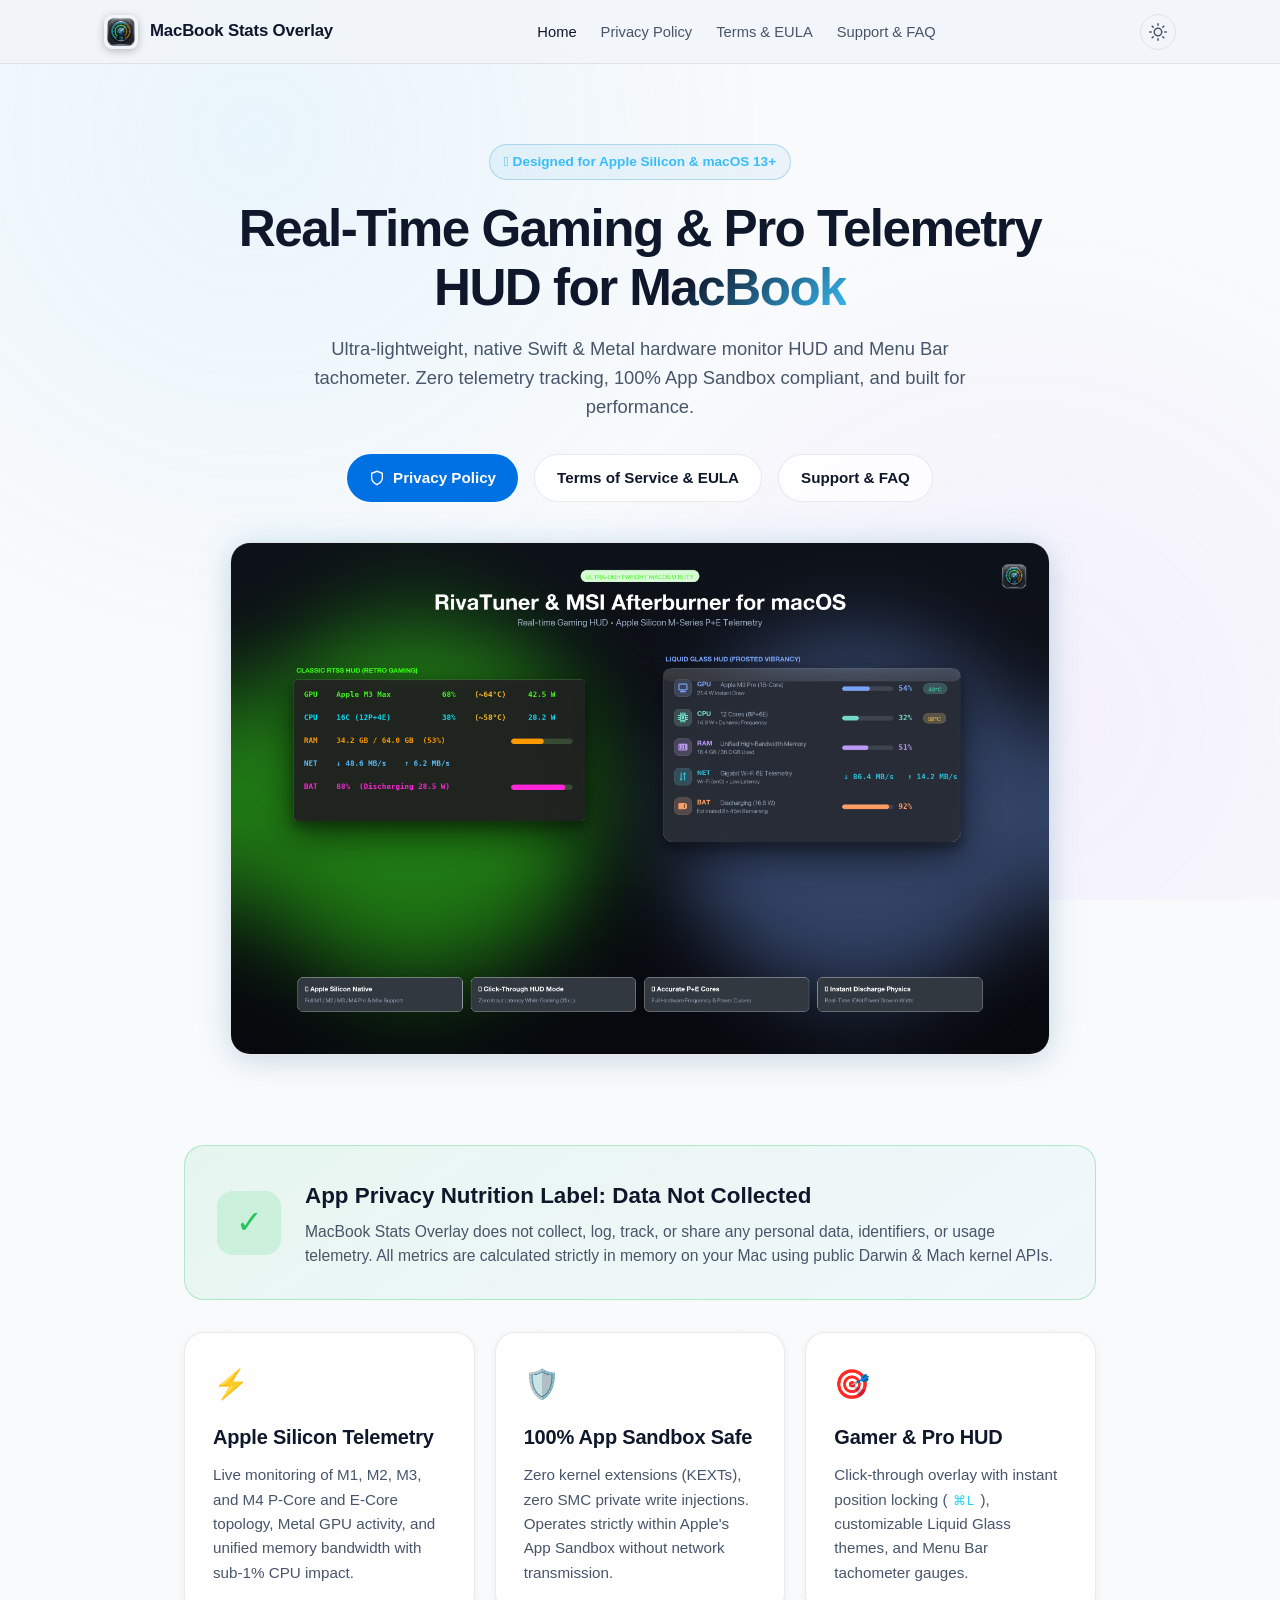
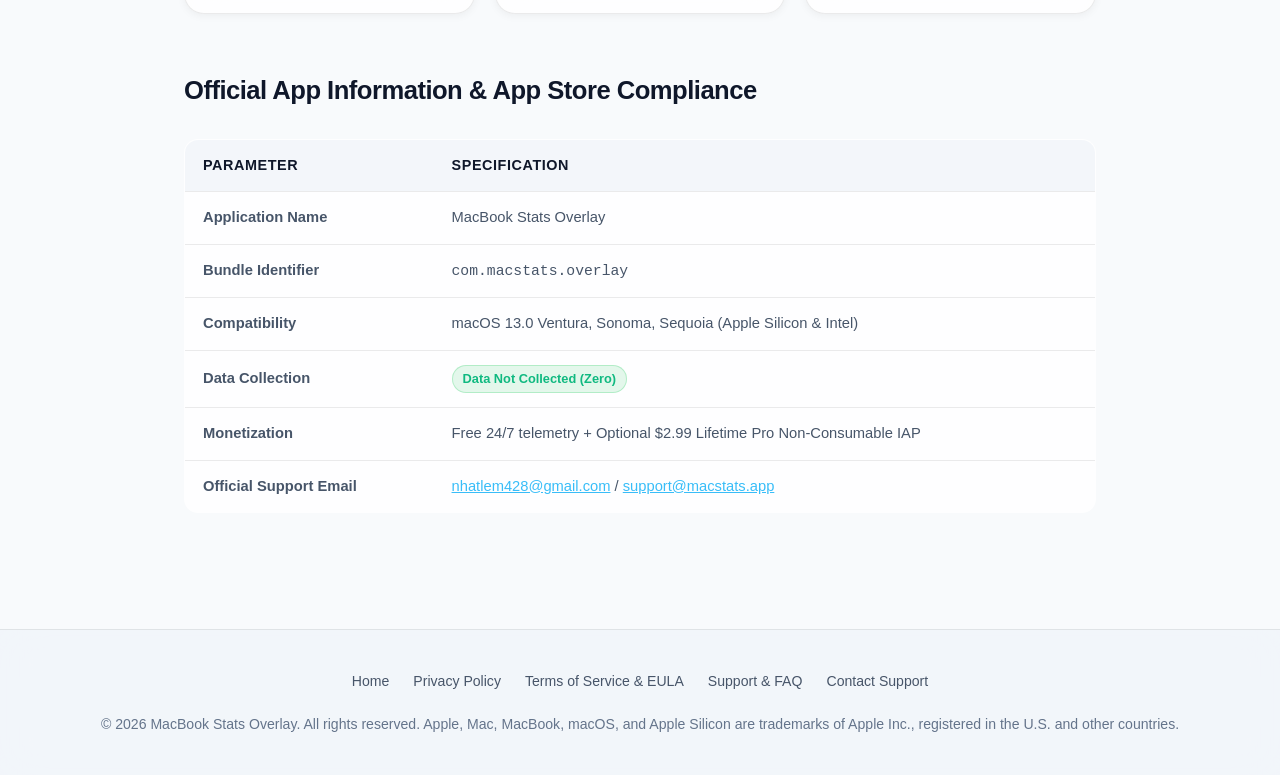
<file: index.html>
<!DOCTYPE html>
<html lang="en">
<head>
  <meta charset="UTF-8">
  <meta name="viewport" content="width=device-width, initial-scale=1.0">
  <title>MacBook Stats Overlay — Official Site, Privacy & Support</title>
  <meta name="description" content="Official website, Privacy Policy, Terms of Service, and Support for MacBook Stats Overlay for macOS.">
  <link rel="icon" type="image/png" href="assets/icon.png">
  <link rel="stylesheet" href="styles.css">
  <script src="main.js" defer></script>
</head>
<body>
  <div class="ambient-bg"></div>

  <!-- Navigation Bar -->
  <header class="navbar">
    <div class="nav-container">
      <a href="index.html" class="brand">
        <img src="assets/icon.png" alt="MacBook Stats Overlay Icon" class="brand-icon">
        <span>MacBook Stats Overlay</span>
      </a>
      <nav>
        <ul class="nav-links">
          <li><a href="index.html" class="nav-link active">Home</a></li>
          <li><a href="privacy.html" class="nav-link">Privacy Policy</a></li>
          <li><a href="terms.html" class="nav-link">Terms & EULA</a></li>
          <li><a href="support.html" class="nav-link">Support & FAQ</a></li>
        </ul>
      </nav>
      <div class="nav-right">
        <button class="theme-toggle" onclick="toggleTheme()" aria-label="Toggle Theme" title="Toggle Theme">
          <svg width="18" height="18" viewBox="0 0 24 24" fill="none" stroke="currentColor" stroke-width="2" stroke-linecap="round" stroke-linejoin="round">
            <circle cx="12" cy="12" r="5"></circle>
            <line x1="12" y1="1" x2="12" y2="3"></line>
            <line x1="12" y1="21" x2="12" y2="23"></line>
            <line x1="4.22" y1="4.22" x2="5.64" y2="5.64"></line>
            <line x1="18.36" y1="18.36" x2="19.78" y2="19.78"></line>
            <line x1="1" y1="12" x2="3" y2="12"></line>
            <line x1="21" y1="12" x2="23" y2="12"></line>
            <line x1="4.22" y1="19.78" x2="5.64" y2="18.36"></line>
            <line x1="18.36" y1="5.64" x2="19.78" y2="4.22"></line>
          </svg>
        </button>
      </div>
    </div>
  </header>

  <main class="main-content">
    <!-- Hero Section -->
    <section class="hero">
      <div class="hero-pill">
        <span> Designed for Apple Silicon & macOS 13+</span>
      </div>
      <h1 class="hero-title">
        Real-Time Gaming & Pro Telemetry HUD for <span class="hero-gradient">MacBook</span>
      </h1>
      <p class="hero-subtitle">
        Ultra-lightweight, native Swift & Metal hardware monitor HUD and Menu Bar tachometer. 
        Zero telemetry tracking, 100% App Sandbox compliant, and built for performance.
      </p>
      <div class="hero-buttons">
        <a href="privacy.html" class="btn btn-primary">
          <svg width="16" height="16" viewBox="0 0 24 24" fill="none" stroke="currentColor" stroke-width="2">
            <path d="M12 22s8-4 8-10V5l-8-3-8 3v7c0 6 8 10 8 10z"></path>
          </svg>
          Privacy Policy
        </a>
        <a href="terms.html" class="btn btn-secondary">
          Terms of Service & EULA
        </a>
        <a href="support.html" class="btn btn-secondary">
          Support & FAQ
        </a>
      </div>

      <div class="hero-image-wrap">
        <img src="assets/hero-preview.png" alt="MacBook Stats Overlay Screenshot Preview">
      </div>
    </section>

    <!-- Apple Privacy Nutrition Highlight -->
    <section class="privacy-badge-card">
      <div class="privacy-badge-icon">
        ✓
      </div>
      <div class="privacy-badge-content">
        <h3>App Privacy Nutrition Label: Data Not Collected</h3>
        <p>
          MacBook Stats Overlay does not collect, log, track, or share any personal data, identifiers, or usage telemetry. 
          All metrics are calculated strictly in memory on your Mac using public Darwin & Mach kernel APIs.
        </p>
      </div>
    </section>

    <!-- App Highlights Grid -->
    <section class="grid-3">
      <div class="card">
        <div class="card-icon">⚡️</div>
        <h3 class="card-title">Apple Silicon Telemetry</h3>
        <p class="card-desc">
          Live monitoring of M1, M2, M3, and M4 P-Core and E-Core topology, Metal GPU activity, and unified memory bandwidth with sub-1% CPU impact.
        </p>
      </div>
      <div class="card">
        <div class="card-icon">🛡️</div>
        <h3 class="card-title">100% App Sandbox Safe</h3>
        <p class="card-desc">
          Zero kernel extensions (KEXTs), zero SMC private write injections. Operates strictly within Apple's App Sandbox without network transmission.
        </p>
      </div>
      <div class="card">
        <div class="card-icon">🎯</div>
        <h3 class="card-title">Gamer & Pro HUD</h3>
        <p class="card-desc">
          Click-through overlay with instant position locking (<kbd class="code-inline">⌘L</kbd>), customizable Liquid Glass themes, and Menu Bar tachometer gauges.
        </p>
      </div>
    </section>

    <!-- Legal & Contact Summary -->
    <section class="prose-section" style="margin-top: 56px;">
      <h2>Official App Information & App Store Compliance</h2>
      <table class="nutrition-table">
        <thead>
          <tr>
            <th>Parameter</th>
            <th>Specification</th>
          </tr>
        </thead>
        <tbody>
          <tr>
            <td><strong>Application Name</strong></td>
            <td>MacBook Stats Overlay</td>
          </tr>
          <tr>
            <td><strong>Bundle Identifier</strong></td>
            <td><code>com.macstats.overlay</code></td>
          </tr>
          <tr>
            <td><strong>Compatibility</strong></td>
            <td>macOS 13.0 Ventura, Sonoma, Sequoia (Apple Silicon & Intel)</td>
          </tr>
          <tr>
            <td><strong>Data Collection</strong></td>
            <td><span class="badge-tag badge-not-collected">Data Not Collected (Zero)</span></td>
          </tr>
          <tr>
            <td><strong>Monetization</strong></td>
            <td>Free 24/7 telemetry + Optional $2.99 Lifetime Pro Non-Consumable IAP</td>
          </tr>
          <tr>
            <td><strong>Official Support Email</strong></td>
            <td><a href="mailto:nhatlem428@gmail.com" style="color: var(--accent-blue);">nhatlem428@gmail.com</a> / <a href="mailto:support@macstats.app" style="color: var(--accent-blue);">support@macstats.app</a></td>
          </tr>
        </tbody>
      </table>
    </section>
  </main>

  <footer class="footer">
    <div class="footer-container">
      <ul class="footer-nav">
        <li><a href="index.html">Home</a></li>
        <li><a href="privacy.html">Privacy Policy</a></li>
        <li><a href="terms.html">Terms of Service & EULA</a></li>
        <li><a href="support.html">Support & FAQ</a></li>
        <li><a href="mailto:nhatlem428@gmail.com">Contact Support</a></li>
      </ul>
      <p>© 2026 MacBook Stats Overlay. All rights reserved. Apple, Mac, MacBook, macOS, and Apple Silicon are trademarks of Apple Inc., registered in the U.S. and other countries.</p>
    </div>
  </footer>
</body>
</html>
</file>
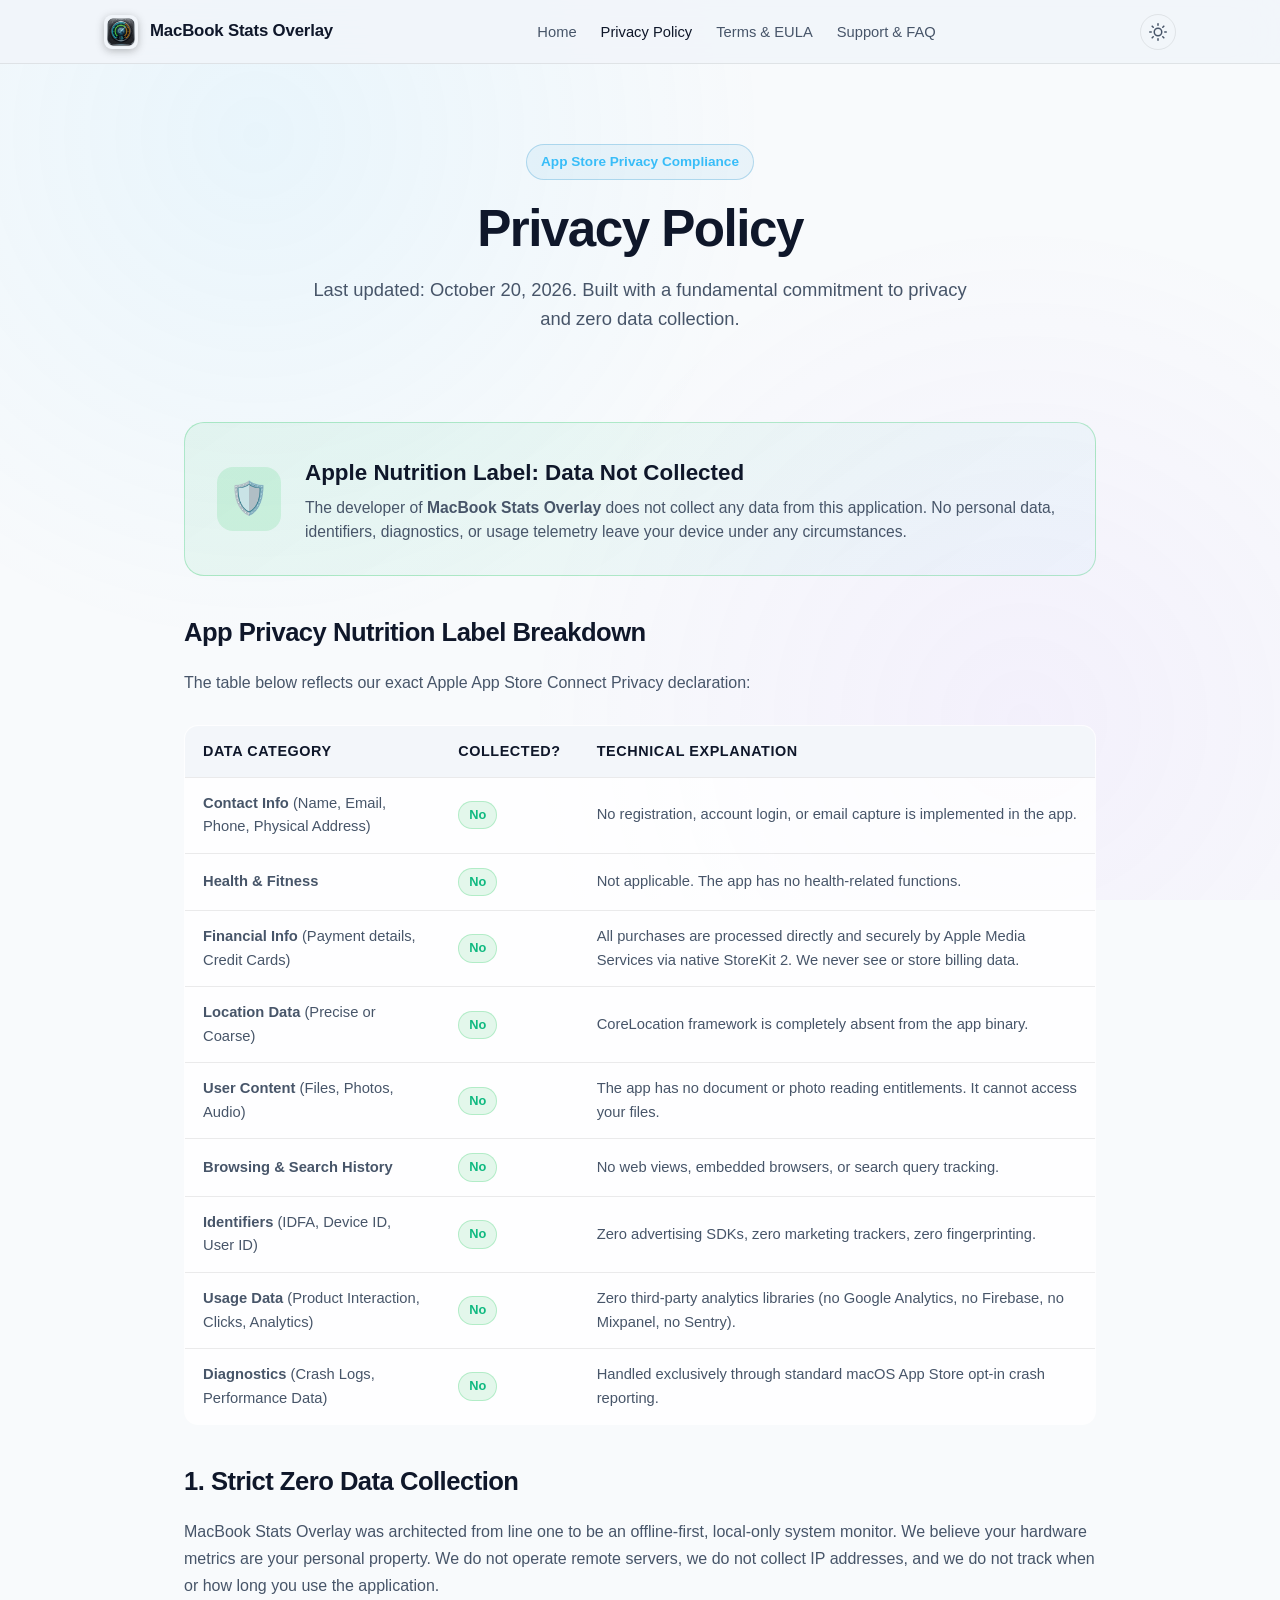
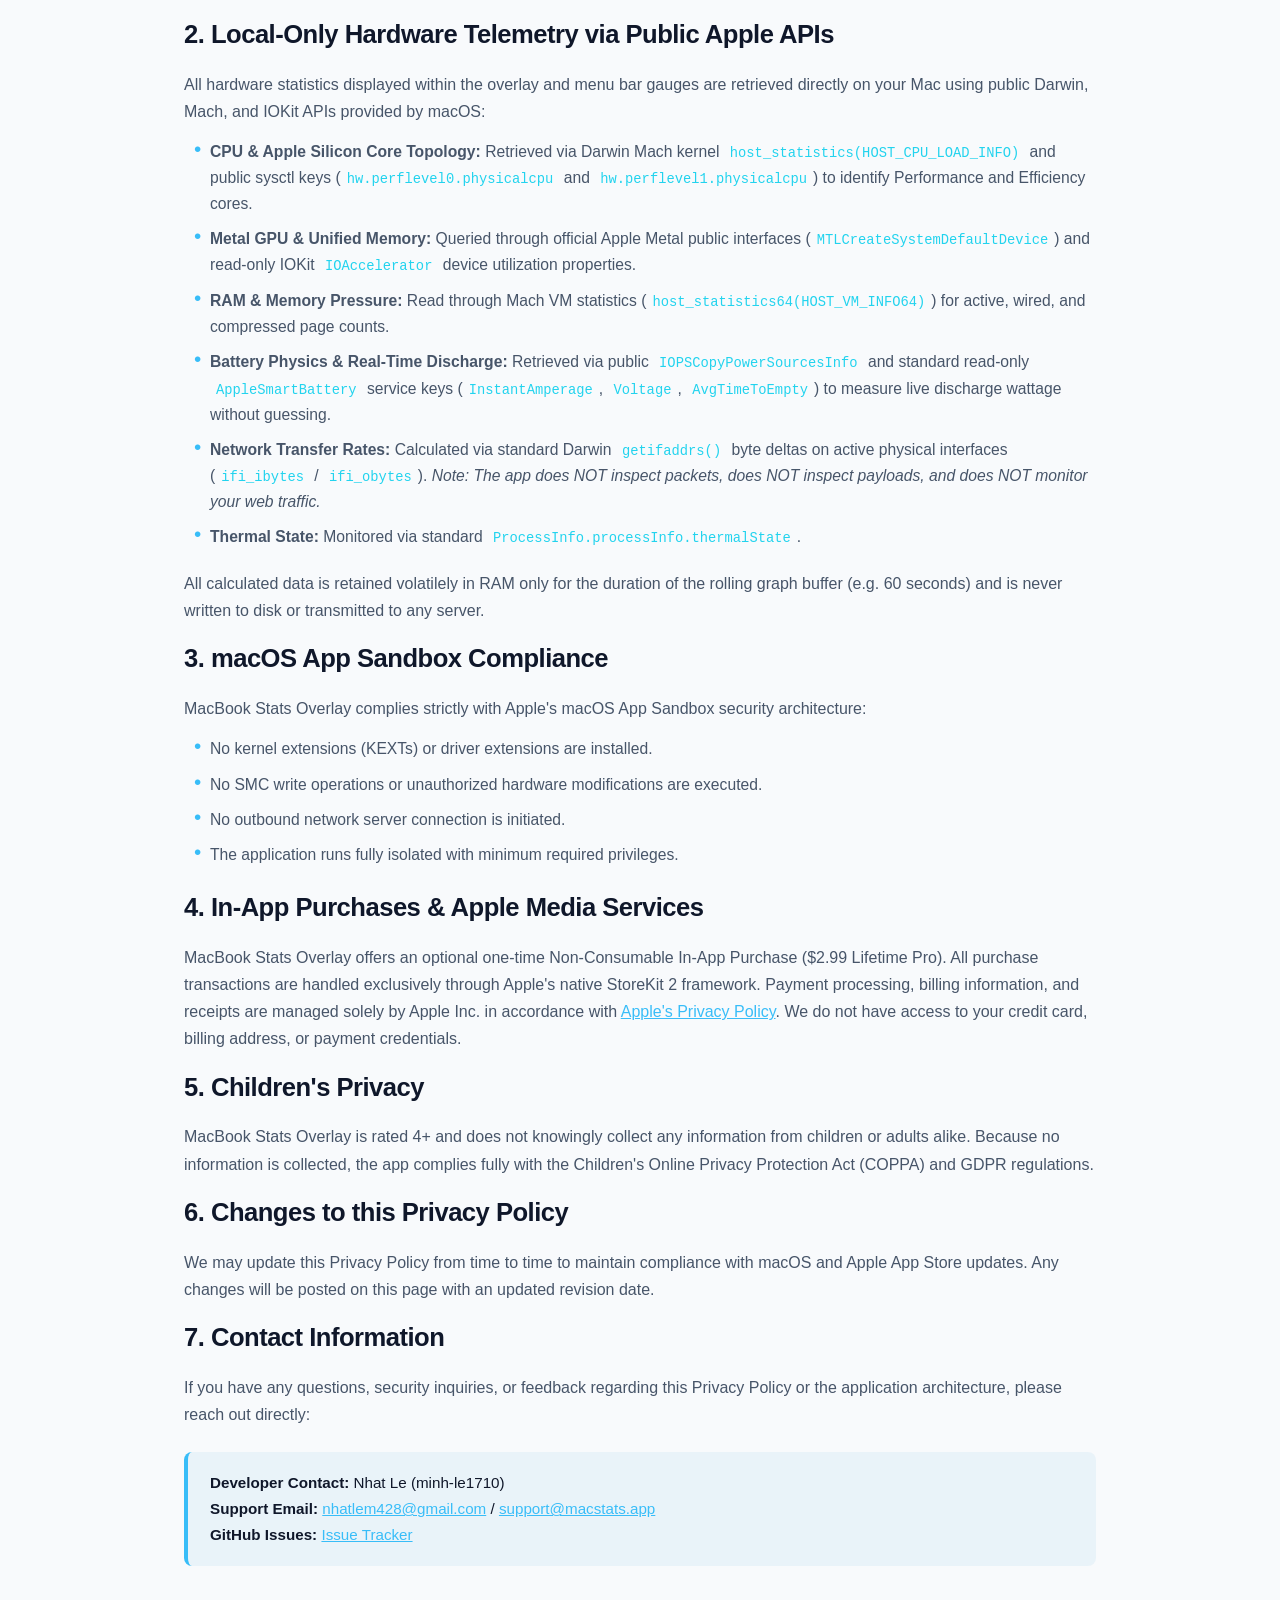
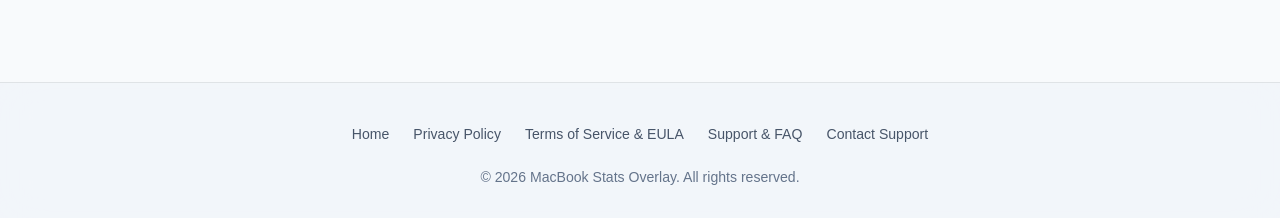
<file: privacy.html>
<!DOCTYPE html>
<html lang="en">
<head>
  <meta charset="UTF-8">
  <meta name="viewport" content="width=device-width, initial-scale=1.0">
  <title>Privacy Policy — MacBook Stats Overlay</title>
  <meta name="description" content="Official Apple App Store Privacy Policy for MacBook Stats Overlay. Zero Data Collection, local telemetry only, and 100% App Sandbox compliant.">
  <link rel="icon" type="image/png" href="assets/icon.png">
  <link rel="stylesheet" href="styles.css">
  <script src="main.js" defer></script>
</head>
<body>
  <div class="ambient-bg"></div>

  <!-- Navigation Bar -->
  <header class="navbar">
    <div class="nav-container">
      <a href="index.html" class="brand">
        <img src="assets/icon.png" alt="MacBook Stats Overlay Icon" class="brand-icon">
        <span>MacBook Stats Overlay</span>
      </a>
      <nav>
        <ul class="nav-links">
          <li><a href="index.html" class="nav-link">Home</a></li>
          <li><a href="privacy.html" class="nav-link active">Privacy Policy</a></li>
          <li><a href="terms.html" class="nav-link">Terms & EULA</a></li>
          <li><a href="support.html" class="nav-link">Support & FAQ</a></li>
        </ul>
      </nav>
      <div class="nav-right">
        <button class="theme-toggle" onclick="toggleTheme()" aria-label="Toggle Theme" title="Toggle Theme">
          <svg width="18" height="18" viewBox="0 0 24 24" fill="none" stroke="currentColor" stroke-width="2" stroke-linecap="round" stroke-linejoin="round">
            <circle cx="12" cy="12" r="5"></circle>
            <line x1="12" y1="1" x2="12" y2="3"></line>
            <line x1="12" y1="21" x2="12" y2="23"></line>
            <line x1="4.22" y1="4.22" x2="5.64" y2="5.64"></line>
            <line x1="18.36" y1="18.36" x2="19.78" y2="19.78"></line>
            <line x1="1" y1="12" x2="3" y2="12"></line>
            <line x1="21" y1="12" x2="23" y2="12"></line>
            <line x1="4.22" y1="19.78" x2="5.64" y2="18.36"></line>
            <line x1="18.36" y1="5.64" x2="19.78" y2="4.22"></line>
          </svg>
        </button>
      </div>
    </div>
  </header>

  <main class="main-content">
    <div class="hero" style="padding-bottom: 24px;">
      <div class="hero-pill">
        <span>App Store Privacy Compliance</span>
      </div>
      <h1 class="hero-title">Privacy Policy</h1>
      <p class="hero-subtitle">
        Last updated: October 20, 2026. Built with a fundamental commitment to privacy and zero data collection.
      </p>
    </div>

    <!-- Official Apple App Privacy Summary Card -->
    <section class="privacy-badge-card">
      <div class="privacy-badge-icon">
        🛡️
      </div>
      <div class="privacy-badge-content">
        <h3>Apple Nutrition Label: Data Not Collected</h3>
        <p>
          The developer of <strong>MacBook Stats Overlay</strong> does not collect any data from this application. 
          No personal data, identifiers, diagnostics, or usage telemetry leave your device under any circumstances.
        </p>
      </div>
    </section>

    <!-- App Privacy Nutrition Label Table -->
    <section class="prose-section">
      <h2>App Privacy Nutrition Label Breakdown</h2>
      <p>
        The table below reflects our exact Apple App Store Connect Privacy declaration:
      </p>

      <table class="nutrition-table">
        <thead>
          <tr>
            <th>Data Category</th>
            <th>Collected?</th>
            <th>Technical Explanation</th>
          </tr>
        </thead>
        <tbody>
          <tr>
            <td><strong>Contact Info</strong> (Name, Email, Phone, Physical Address)</td>
            <td><span class="badge-tag badge-not-collected">No</span></td>
            <td>No registration, account login, or email capture is implemented in the app.</td>
          </tr>
          <tr>
            <td><strong>Health & Fitness</strong></td>
            <td><span class="badge-tag badge-not-collected">No</span></td>
            <td>Not applicable. The app has no health-related functions.</td>
          </tr>
          <tr>
            <td><strong>Financial Info</strong> (Payment details, Credit Cards)</td>
            <td><span class="badge-tag badge-not-collected">No</span></td>
            <td>All purchases are processed directly and securely by Apple Media Services via native StoreKit 2. We never see or store billing data.</td>
          </tr>
          <tr>
            <td><strong>Location Data</strong> (Precise or Coarse)</td>
            <td><span class="badge-tag badge-not-collected">No</span></td>
            <td>CoreLocation framework is completely absent from the app binary.</td>
          </tr>
          <tr>
            <td><strong>User Content</strong> (Files, Photos, Audio)</td>
            <td><span class="badge-tag badge-not-collected">No</span></td>
            <td>The app has no document or photo reading entitlements. It cannot access your files.</td>
          </tr>
          <tr>
            <td><strong>Browsing & Search History</strong></td>
            <td><span class="badge-tag badge-not-collected">No</span></td>
            <td>No web views, embedded browsers, or search query tracking.</td>
          </tr>
          <tr>
            <td><strong>Identifiers</strong> (IDFA, Device ID, User ID)</td>
            <td><span class="badge-tag badge-not-collected">No</span></td>
            <td>Zero advertising SDKs, zero marketing trackers, zero fingerprinting.</td>
          </tr>
          <tr>
            <td><strong>Usage Data</strong> (Product Interaction, Clicks, Analytics)</td>
            <td><span class="badge-tag badge-not-collected">No</span></td>
            <td>Zero third-party analytics libraries (no Google Analytics, no Firebase, no Mixpanel, no Sentry).</td>
          </tr>
          <tr>
            <td><strong>Diagnostics</strong> (Crash Logs, Performance Data)</td>
            <td><span class="badge-tag badge-not-collected">No</span></td>
            <td>Handled exclusively through standard macOS App Store opt-in crash reporting.</td>
          </tr>
        </tbody>
      </table>
    </section>

    <!-- Detailed Architectural Commitments -->
    <section class="prose-section">
      <h2>1. Strict Zero Data Collection</h2>
      <p>
        MacBook Stats Overlay was architected from line one to be an offline-first, local-only system monitor. 
        We believe your hardware metrics are your personal property. We do not operate remote servers, 
        we do not collect IP addresses, and we do not track when or how long you use the application.
      </p>

      <h2>2. Local-Only Hardware Telemetry via Public Apple APIs</h2>
      <p>
        All hardware statistics displayed within the overlay and menu bar gauges are retrieved directly on your Mac using public Darwin, Mach, and IOKit APIs provided by macOS:
      </p>
      <ul>
        <li>
          <strong>CPU & Apple Silicon Core Topology:</strong> 
          Retrieved via Darwin Mach kernel <span class="code-inline">host_statistics(HOST_CPU_LOAD_INFO)</span> and public sysctl keys (<span class="code-inline">hw.perflevel0.physicalcpu</span> and <span class="code-inline">hw.perflevel1.physicalcpu</span>) to identify Performance and Efficiency cores.
        </li>
        <li>
          <strong>Metal GPU & Unified Memory:</strong> 
          Queried through official Apple Metal public interfaces (<span class="code-inline">MTLCreateSystemDefaultDevice</span>) and read-only IOKit <span class="code-inline">IOAccelerator</span> device utilization properties.
        </li>
        <li>
          <strong>RAM & Memory Pressure:</strong> 
          Read through Mach VM statistics (<span class="code-inline">host_statistics64(HOST_VM_INFO64)</span>) for active, wired, and compressed page counts.
        </li>
        <li>
          <strong>Battery Physics & Real-Time Discharge:</strong> 
          Retrieved via public <span class="code-inline">IOPSCopyPowerSourcesInfo</span> and standard read-only <span class="code-inline">AppleSmartBattery</span> service keys (<span class="code-inline">InstantAmperage</span>, <span class="code-inline">Voltage</span>, <span class="code-inline">AvgTimeToEmpty</span>) to measure live discharge wattage without guessing.
        </li>
        <li>
          <strong>Network Transfer Rates:</strong> 
          Calculated via standard Darwin <span class="code-inline">getifaddrs()</span> byte deltas on active physical interfaces (<span class="code-inline">ifi_ibytes</span> / <span class="code-inline">ifi_obytes</span>). <em>Note: The app does NOT inspect packets, does NOT inspect payloads, and does NOT monitor your web traffic.</em>
        </li>
        <li>
          <strong>Thermal State:</strong> 
          Monitored via standard <span class="code-inline">ProcessInfo.processInfo.thermalState</span>.
        </li>
      </ul>
      <p>
        All calculated data is retained volatilely in RAM only for the duration of the rolling graph buffer (e.g. 60 seconds) and is never written to disk or transmitted to any server.
      </p>

      <h2>3. macOS App Sandbox Compliance</h2>
      <p>
        MacBook Stats Overlay complies strictly with Apple's macOS App Sandbox security architecture:
      </p>
      <ul>
        <li>No kernel extensions (KEXTs) or driver extensions are installed.</li>
        <li>No SMC write operations or unauthorized hardware modifications are executed.</li>
        <li>No outbound network server connection is initiated.</li>
        <li>The application runs fully isolated with minimum required privileges.</li>
      </ul>

      <h2>4. In-App Purchases & Apple Media Services</h2>
      <p>
        MacBook Stats Overlay offers an optional one-time Non-Consumable In-App Purchase ($2.99 Lifetime Pro). 
        All purchase transactions are handled exclusively through Apple's native StoreKit 2 framework. 
        Payment processing, billing information, and receipts are managed solely by Apple Inc. in accordance with 
        <a href="https://www.apple.com/legal/privacy/" target="_blank" rel="noopener noreferrer" style="color: var(--accent-blue);">Apple's Privacy Policy</a>. 
        We do not have access to your credit card, billing address, or payment credentials.
      </p>

      <h2>5. Children's Privacy</h2>
      <p>
        MacBook Stats Overlay is rated 4+ and does not knowingly collect any information from children or adults alike. Because no information is collected, the app complies fully with the Children's Online Privacy Protection Act (COPPA) and GDPR regulations.
      </p>

      <h2>6. Changes to this Privacy Policy</h2>
      <p>
        We may update this Privacy Policy from time to time to maintain compliance with macOS and Apple App Store updates. Any changes will be posted on this page with an updated revision date.
      </p>

      <h2>7. Contact Information</h2>
      <p>
        If you have any questions, security inquiries, or feedback regarding this Privacy Policy or the application architecture, please reach out directly:
      </p>
      <div class="callout">
        <p>
          <strong>Developer Contact:</strong> Nhat Le (minh-le1710)<br>
          <strong>Support Email:</strong> <a href="mailto:nhatlem428@gmail.com" style="color: var(--accent-blue);">nhatlem428@gmail.com</a> / <a href="mailto:support@macstats.app" style="color: var(--accent-blue);">support@macstats.app</a><br>
          <strong>GitHub Issues:</strong> <a href="https://github.com/minh-le1710/macbook-stats-policy/issues" target="_blank" rel="noopener noreferrer" style="color: var(--accent-blue);">Issue Tracker</a>
        </p>
      </div>
    </section>
  </main>

  <footer class="footer">
    <div class="footer-container">
      <ul class="footer-nav">
        <li><a href="index.html">Home</a></li>
        <li><a href="privacy.html">Privacy Policy</a></li>
        <li><a href="terms.html">Terms of Service & EULA</a></li>
        <li><a href="support.html">Support & FAQ</a></li>
        <li><a href="mailto:nhatlem428@gmail.com">Contact Support</a></li>
      </ul>
      <p>© 2026 MacBook Stats Overlay. All rights reserved.</p>
    </div>
  </footer>
</body>
</html>
</file>
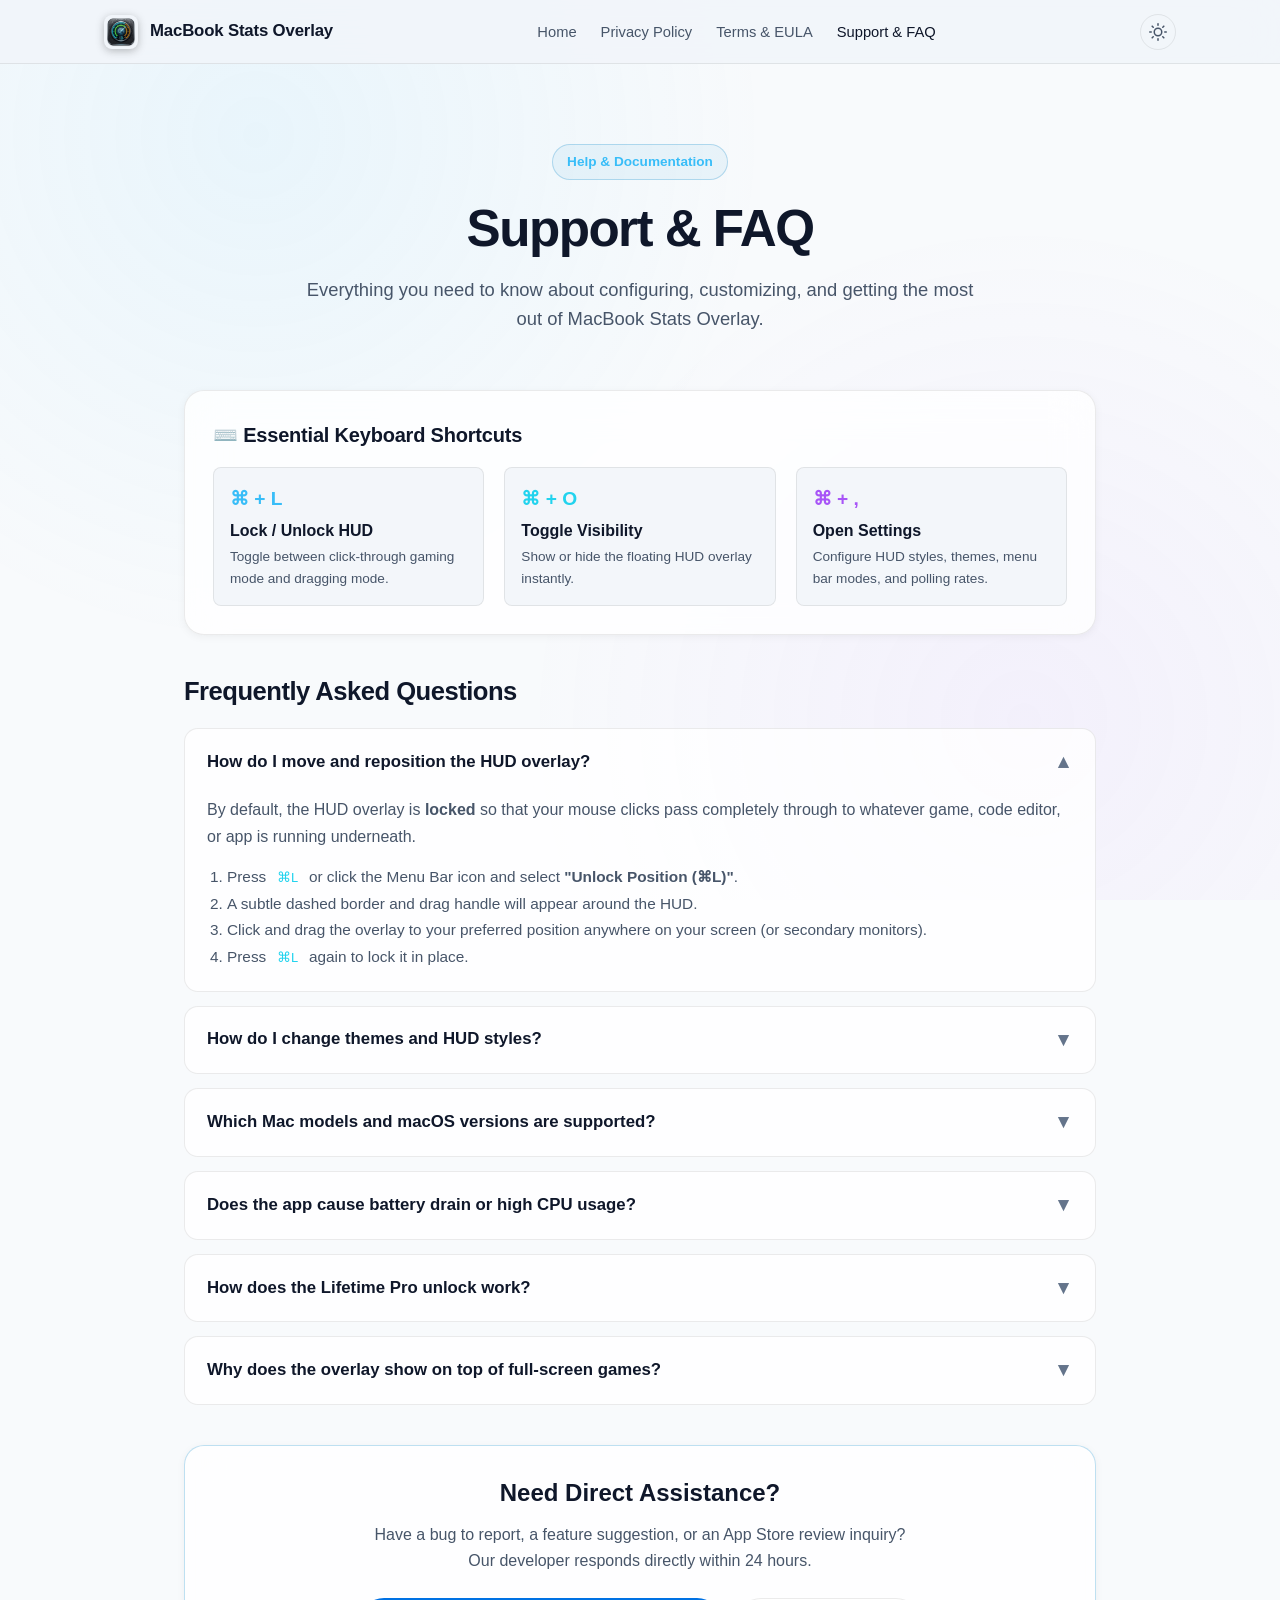
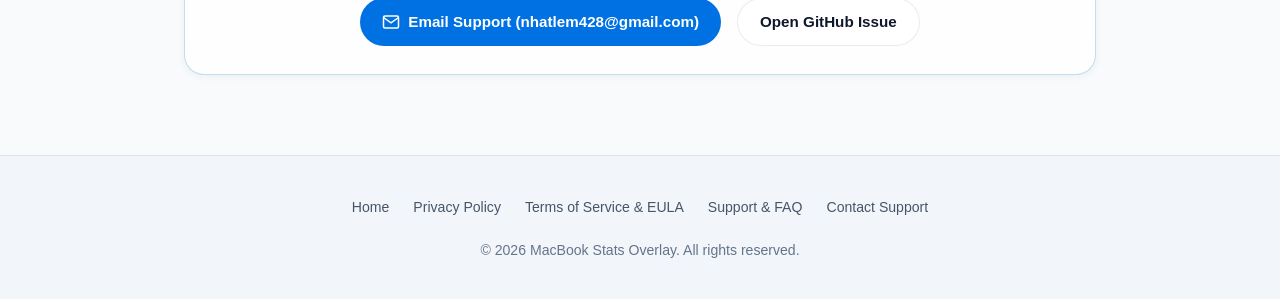
<file: support.html>
<!DOCTYPE html>
<html lang="en">
<head>
  <meta charset="UTF-8">
  <meta name="viewport" content="width=device-width, initial-scale=1.0">
  <title>Support & FAQ — MacBook Stats Overlay</title>
  <meta name="description" content="Official Support and Frequently Asked Questions for MacBook Stats Overlay. Learn shortcuts (⌘L, ⌘O), theme configuration, and Apple Silicon telemetry.">
  <link rel="icon" type="image/png" href="assets/icon.png">
  <link rel="stylesheet" href="styles.css">
  <script src="main.js" defer></script>
</head>
<body>
  <div class="ambient-bg"></div>

  <!-- Navigation Bar -->
  <header class="navbar">
    <div class="nav-container">
      <a href="index.html" class="brand">
        <img src="assets/icon.png" alt="MacBook Stats Overlay Icon" class="brand-icon">
        <span>MacBook Stats Overlay</span>
      </a>
      <nav>
        <ul class="nav-links">
          <li><a href="index.html" class="nav-link">Home</a></li>
          <li><a href="privacy.html" class="nav-link">Privacy Policy</a></li>
          <li><a href="terms.html" class="nav-link">Terms & EULA</a></li>
          <li><a href="support.html" class="nav-link active">Support & FAQ</a></li>
        </ul>
      </nav>
      <div class="nav-right">
        <button class="theme-toggle" onclick="toggleTheme()" aria-label="Toggle Theme" title="Toggle Theme">
          <svg width="18" height="18" viewBox="0 0 24 24" fill="none" stroke="currentColor" stroke-width="2" stroke-linecap="round" stroke-linejoin="round">
            <circle cx="12" cy="12" r="5"></circle>
            <line x1="12" y1="1" x2="12" y2="3"></line>
            <line x1="12" y1="21" x2="12" y2="23"></line>
            <line x1="4.22" y1="4.22" x2="5.64" y2="5.64"></line>
            <line x1="18.36" y1="18.36" x2="19.78" y2="19.78"></line>
            <line x1="1" y1="12" x2="3" y2="12"></line>
            <line x1="21" y1="12" x2="23" y2="12"></line>
            <line x1="4.22" y1="19.78" x2="5.64" y2="18.36"></line>
            <line x1="18.36" y1="5.64" x2="19.78" y2="4.22"></line>
          </svg>
        </button>
      </div>
    </div>
  </header>

  <main class="main-content">
    <div class="hero" style="padding-bottom: 24px;">
      <div class="hero-pill">
        <span>Help & Documentation</span>
      </div>
      <h1 class="hero-title">Support & FAQ</h1>
      <p class="hero-subtitle">
        Everything you need to know about configuring, customizing, and getting the most out of MacBook Stats Overlay.
      </p>
    </div>

    <!-- Quick Shortcuts Card -->
    <section class="card" style="margin-bottom: 32px;">
      <h3 class="card-title">⌨️ Essential Keyboard Shortcuts</h3>
      <div class="grid-3" style="margin-top: 16px;">
        <div style="background: var(--bg-secondary); padding: 16px; border-radius: var(--radius-sm); border: 1px solid var(--border-color);">
          <div style="font-size: 1.2rem; font-weight: 700; color: var(--accent-blue); margin-bottom: 4px;">⌘ + L</div>
          <div style="font-weight: 600; color: var(--text-primary); margin-bottom: 2px;">Lock / Unlock HUD</div>
          <div style="font-size: 0.85rem; color: var(--text-secondary);">Toggle between click-through gaming mode and dragging mode.</div>
        </div>
        <div style="background: var(--bg-secondary); padding: 16px; border-radius: var(--radius-sm); border: 1px solid var(--border-color);">
          <div style="font-size: 1.2rem; font-weight: 700; color: var(--accent-cyan); margin-bottom: 4px;">⌘ + O</div>
          <div style="font-weight: 600; color: var(--text-primary); margin-bottom: 2px;">Toggle Visibility</div>
          <div style="font-size: 0.85rem; color: var(--text-secondary);">Show or hide the floating HUD overlay instantly.</div>
        </div>
        <div style="background: var(--bg-secondary); padding: 16px; border-radius: var(--radius-sm); border: 1px solid var(--border-color);">
          <div style="font-size: 1.2rem; font-weight: 700; color: var(--accent-purple); margin-bottom: 4px;">⌘ + ,</div>
          <div style="font-weight: 600; color: var(--text-primary); margin-bottom: 2px;">Open Settings</div>
          <div style="font-size: 0.85rem; color: var(--text-secondary);">Configure HUD styles, themes, menu bar modes, and polling rates.</div>
        </div>
      </div>
    </section>

    <!-- Detailed FAQ Section -->
    <section class="prose-section">
      <h2>Frequently Asked Questions</h2>

      <!-- Question 1 -->
      <details class="faq-item" open>
        <summary class="faq-question">
          <span>How do I move and reposition the HUD overlay?</span>
          <span class="faq-icon">▼</span>
        </summary>
        <div class="faq-answer">
          <p>
            By default, the HUD overlay is <strong>locked</strong> so that your mouse clicks pass completely through to whatever game, code editor, or app is running underneath.
          </p>
          <ol style="margin-left: 20px; margin-top: 8px;">
            <li>Press <span class="code-inline">⌘L</span> or click the Menu Bar icon and select <strong>"Unlock Position (⌘L)"</strong>.</li>
            <li>A subtle dashed border and drag handle will appear around the HUD.</li>
            <li>Click and drag the overlay to your preferred position anywhere on your screen (or secondary monitors).</li>
            <li>Press <span class="code-inline">⌘L</span> again to lock it in place.</li>
          </ol>
        </div>
      </details>

      <!-- Question 2 -->
      <details class="faq-item">
        <summary class="faq-question">
          <span>How do I change themes and HUD styles?</span>
          <span class="faq-icon">▼</span>
        </summary>
        <div class="faq-answer">
          <p>
            Open <strong>Settings (⌘,)</strong> by clicking the speedometer icon in your macOS Menu Bar:
          </p>
          <ul>
            <li><strong>Display Engines:</strong> Choose between <em>Classic RTSS</em> (compact retro gamer style), <em>Liquid Glass</em> (frosted modern macOS pill), or <em>Sparkline Graph</em> (rolling 60s activity graphs).</li>
            <li><strong>Theme Presets:</strong> Choose from 14 curated palettes including Cyberpunk 2077, Tokyo Night, Monokai Pro, OLED Pure Black, Dracula, and Apple Silicon Minimal.</li>
            <li><strong>Menu Bar Customization:</strong> Choose from 5 distinct Menu Bar representations: Custom Gauge, Dynamic Speedometer, Gauge + CPU %, Gauge + CPU & RAM, or Dual Activity Bars.</li>
          </ul>
        </div>
      </details>

      <!-- Question 3 -->
      <details class="faq-item">
        <summary class="faq-question">
          <span>Which Mac models and macOS versions are supported?</span>
          <span class="faq-icon">▼</span>
        </summary>
        <div class="faq-answer">
          <p>
            MacBook Stats Overlay is built as a Universal binary for:
          </p>
          <ul>
            <li><strong>Apple Silicon:</strong> Full native support for M1, M1 Pro/Max/Ultra, M2 series, M3 series, and M4 series chips (including distinct P-Core vs E-Core telemetry and unified GPU memory allocation).</li>
            <li><strong>Intel Macs:</strong> Supports Intel Core i5/i7/i9 Macs running macOS 13.0 Ventura or higher.</li>
            <li><strong>macOS Compatibility:</strong> macOS 13.0 (Ventura), macOS 14.0 (Sonoma), and macOS 15.0 (Sequoia) or newer.</li>
          </ul>
        </div>
      </details>

      <!-- Question 4 -->
      <details class="faq-item">
        <summary class="faq-question">
          <span>Does the app cause battery drain or high CPU usage?</span>
          <span class="faq-icon">▼</span>
        </summary>
        <div class="faq-answer">
          <p>
            <strong>No.</strong> MacBook Stats Overlay is written in pure native Swift and Metal with zero Electron or webview overhead.
          </p>
          <ul>
            <li>Typical CPU usage is under <strong>0.8%</strong> on a single efficiency core.</li>
            <li>Memory footprint is lightweight (~18 MB to 35 MB RAM).</li>
            <li>Zero GPU rendering load when unchanged, drawing at 60 FPS only during active HUD animations.</li>
            <li>Battery telemetry reads real-time instantaneous discharge wattage (<span class="code-inline">InstantAmperage</span> × <span class="code-inline">Voltage</span>) directly from the AppleSmartBattery controller so you can monitor your Mac's battery health accurately.</li>
          </ul>
        </div>
      </details>

      <!-- Question 5 -->
      <details class="faq-item">
        <summary class="faq-question">
          <span>How does the Lifetime Pro unlock work?</span>
          <span class="faq-icon">▼</span>
        </summary>
        <div class="faq-answer">
          <p>
            MacBook Stats Overlay is free to use forever for essential hardware monitoring. If you'd like to support development and unlock advanced features:
          </p>
          <ul>
            <li>You can purchase the <strong>Lifetime Pro Unlock ($2.99 USD)</strong> directly inside the app.</li>
            <li>It is a <strong>one-time non-consumable purchase</strong> (NOT a subscription).</li>
            <li>You can restore your purchase anytime on any new or secondary Mac signed into your Apple ID by clicking "Restore Purchases" in Settings.</li>
          </ul>
        </div>
      </details>

      <!-- Question 6 -->
      <details class="faq-item">
        <summary class="faq-question">
          <span>Why does the overlay show on top of full-screen games?</span>
          <span class="faq-icon">▼</span>
        </summary>
        <div class="faq-answer">
          <p>
            The HUD overlay window is configured at the macOS floating screen saver / status level (<span class="code-inline">NSWindow.Level.floating</span>) with click-through enabled. 
            For games running in borderless windowed or full-screen windowed mode, the overlay will remain cleanly visible above game visuals.
          </p>
        </div>
      </details>
    </section>

    <!-- Support Contact Box -->
    <section class="card" style="margin-top: 40px; text-align: center; border-color: var(--border-highlight);">
      <h3 style="font-size: 1.5rem; margin-bottom: 10px;">Need Direct Assistance?</h3>
      <p style="color: var(--text-secondary); max-width: 560px; margin: 0 auto 24px;">
        Have a bug to report, a feature suggestion, or an App Store review inquiry? Our developer responds directly within 24 hours.
      </p>
      <div style="display: flex; justify-content: center; gap: 16px; flex-wrap: wrap;">
        <a href="mailto:nhatlem428@gmail.com?subject=MacBook%20Stats%20Overlay%20Support%20Request" class="btn btn-primary">
          <svg width="18" height="18" viewBox="0 0 24 24" fill="none" stroke="currentColor" stroke-width="2">
            <path d="M4 4h16c1.1 0 2 .9 2 2v12c0 1.1-.9 2-2 2H4c-1.1 0-2-.9-2-2V6c0-1.1.9-2 2-2z"></path>
            <polyline points="22,6 12,13 2,6"></polyline>
          </svg>
          Email Support (nhatlem428@gmail.com)
        </a>
        <a href="https://github.com/minh-le1710/macbook-stats-policy/issues" target="_blank" rel="noopener noreferrer" class="btn btn-secondary">
          Open GitHub Issue
        </a>
      </div>
    </section>
  </main>

  <footer class="footer">
    <div class="footer-container">
      <ul class="footer-nav">
        <li><a href="index.html">Home</a></li>
        <li><a href="privacy.html">Privacy Policy</a></li>
        <li><a href="terms.html">Terms of Service & EULA</a></li>
        <li><a href="support.html">Support & FAQ</a></li>
        <li><a href="mailto:nhatlem428@gmail.com">Contact Support</a></li>
      </ul>
      <p>© 2026 MacBook Stats Overlay. All rights reserved.</p>
    </div>
  </footer>
</body>
</html>
</file>
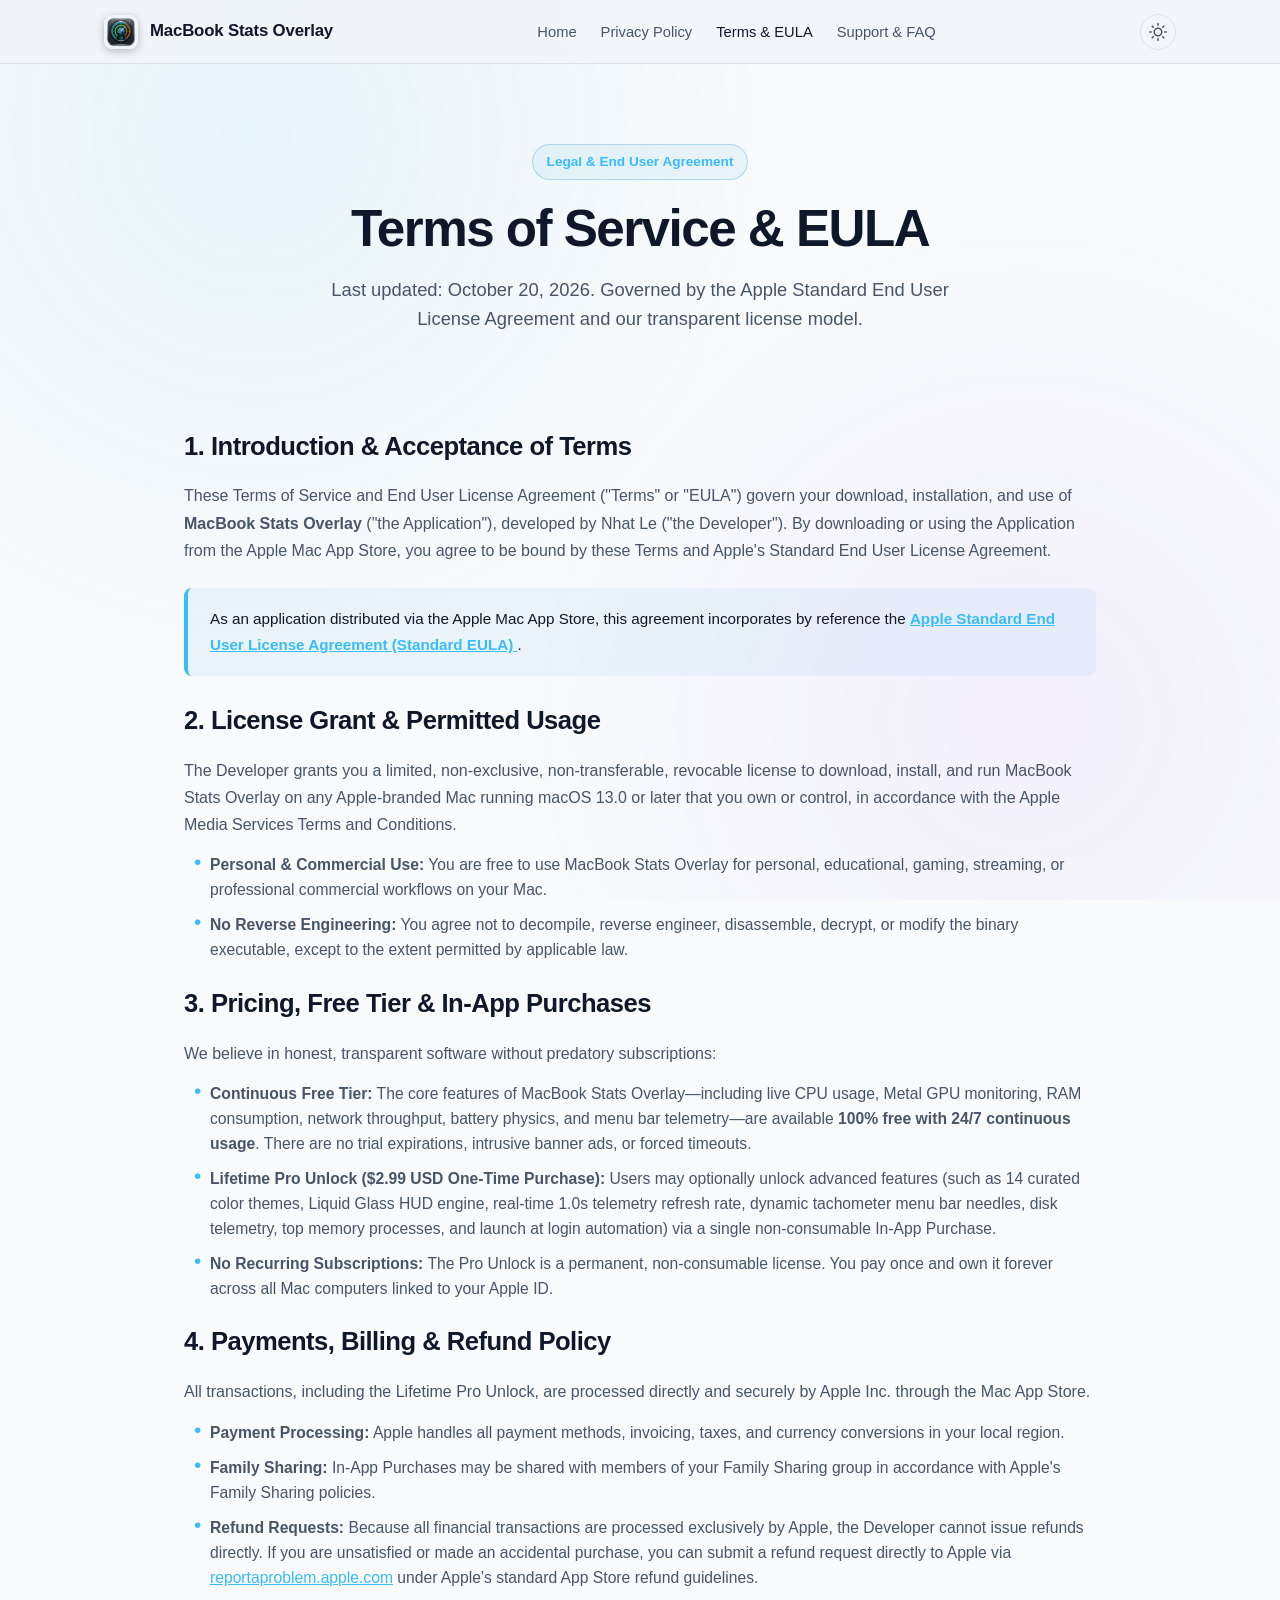
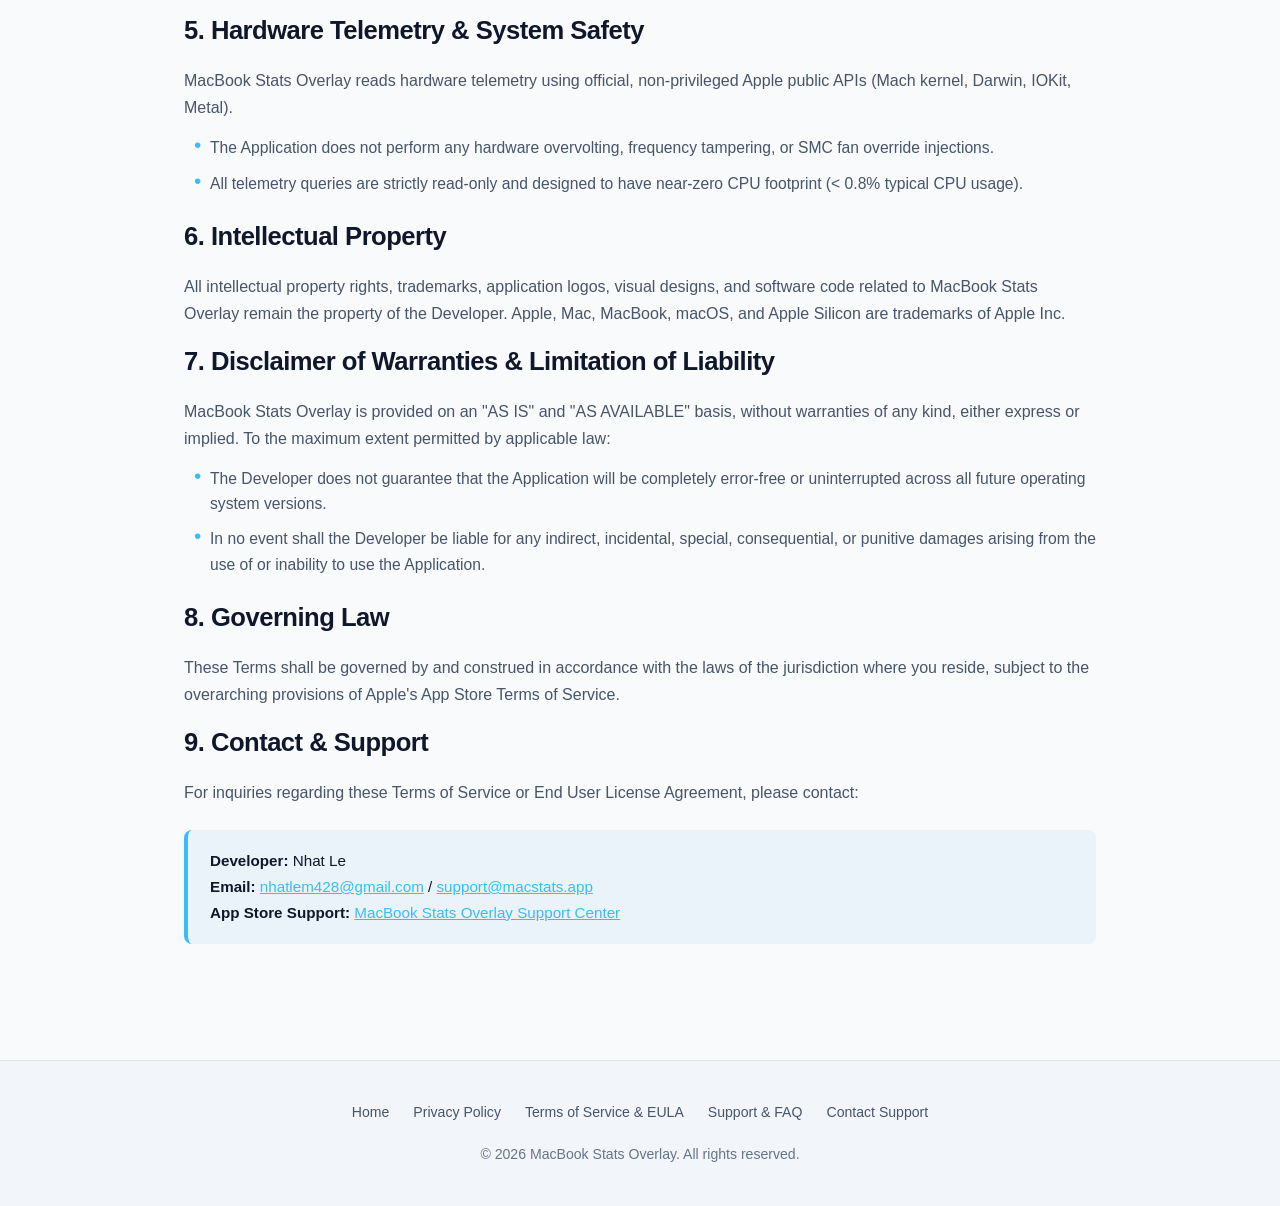
<file: terms.html>
<!DOCTYPE html>
<html lang="en">
<head>
  <meta charset="UTF-8">
  <meta name="viewport" content="width=device-width, initial-scale=1.0">
  <title>Terms of Service & EULA — MacBook Stats Overlay</title>
  <meta name="description" content="Terms of Service and End User License Agreement (EULA) for MacBook Stats Overlay. Standard Apple EULA compliance, free usage, and lifetime Pro purchase policies.">
  <link rel="icon" type="image/png" href="assets/icon.png">
  <link rel="stylesheet" href="styles.css">
  <script src="main.js" defer></script>
</head>
<body>
  <div class="ambient-bg"></div>

  <!-- Navigation Bar -->
  <header class="navbar">
    <div class="nav-container">
      <a href="index.html" class="brand">
        <img src="assets/icon.png" alt="MacBook Stats Overlay Icon" class="brand-icon">
        <span>MacBook Stats Overlay</span>
      </a>
      <nav>
        <ul class="nav-links">
          <li><a href="index.html" class="nav-link">Home</a></li>
          <li><a href="privacy.html" class="nav-link">Privacy Policy</a></li>
          <li><a href="terms.html" class="nav-link active">Terms & EULA</a></li>
          <li><a href="support.html" class="nav-link">Support & FAQ</a></li>
        </ul>
      </nav>
      <div class="nav-right">
        <button class="theme-toggle" onclick="toggleTheme()" aria-label="Toggle Theme" title="Toggle Theme">
          <svg width="18" height="18" viewBox="0 0 24 24" fill="none" stroke="currentColor" stroke-width="2" stroke-linecap="round" stroke-linejoin="round">
            <circle cx="12" cy="12" r="5"></circle>
            <line x1="12" y1="1" x2="12" y2="3"></line>
            <line x1="12" y1="21" x2="12" y2="23"></line>
            <line x1="4.22" y1="4.22" x2="5.64" y2="5.64"></line>
            <line x1="18.36" y1="18.36" x2="19.78" y2="19.78"></line>
            <line x1="1" y1="12" x2="3" y2="12"></line>
            <line x1="21" y1="12" x2="23" y2="12"></line>
            <line x1="4.22" y1="19.78" x2="5.64" y2="18.36"></line>
            <line x1="18.36" y1="5.64" x2="19.78" y2="4.22"></line>
          </svg>
        </button>
      </div>
    </div>
  </header>

  <main class="main-content">
    <div class="hero" style="padding-bottom: 24px;">
      <div class="hero-pill">
        <span>Legal & End User Agreement</span>
      </div>
      <h1 class="hero-title">Terms of Service & EULA</h1>
      <p class="hero-subtitle">
        Last updated: October 20, 2026. Governed by the Apple Standard End User License Agreement and our transparent license model.
      </p>
    </div>

    <section class="prose-section">
      <h2>1. Introduction & Acceptance of Terms</h2>
      <p>
        These Terms of Service and End User License Agreement ("Terms" or "EULA") govern your download, installation, and use of 
        <strong>MacBook Stats Overlay</strong> ("the Application"), developed by Nhat Le ("the Developer"). 
        By downloading or using the Application from the Apple Mac App Store, you agree to be bound by these Terms and Apple's Standard End User License Agreement.
      </p>
      <div class="callout">
        <p>
          As an application distributed via the Apple Mac App Store, this agreement incorporates by reference the 
          <a href="https://www.apple.com/legal/internet-services/itunes/dev/stdeula/" target="_blank" rel="noopener noreferrer" style="color: var(--accent-blue); font-weight: 600;">
            Apple Standard End User License Agreement (Standard EULA)
          </a>.
        </p>
      </div>

      <h2>2. License Grant & Permitted Usage</h2>
      <p>
        The Developer grants you a limited, non-exclusive, non-transferable, revocable license to download, install, and run 
        MacBook Stats Overlay on any Apple-branded Mac running macOS 13.0 or later that you own or control, in accordance with the Apple Media Services Terms and Conditions.
      </p>
      <ul>
        <li><strong>Personal & Commercial Use:</strong> You are free to use MacBook Stats Overlay for personal, educational, gaming, streaming, or professional commercial workflows on your Mac.</li>
        <li><strong>No Reverse Engineering:</strong> You agree not to decompile, reverse engineer, disassemble, decrypt, or modify the binary executable, except to the extent permitted by applicable law.</li>
      </ul>

      <h2>3. Pricing, Free Tier & In-App Purchases</h2>
      <p>
        We believe in honest, transparent software without predatory subscriptions:
      </p>
      <ul>
        <li>
          <strong>Continuous Free Tier:</strong> The core features of MacBook Stats Overlay—including live CPU usage, Metal GPU monitoring, RAM consumption, network throughput, battery physics, and menu bar telemetry—are available <strong>100% free with 24/7 continuous usage</strong>. There are no trial expirations, intrusive banner ads, or forced timeouts.
        </li>
        <li>
          <strong>Lifetime Pro Unlock ($2.99 USD One-Time Purchase):</strong> 
          Users may optionally unlock advanced features (such as 14 curated color themes, Liquid Glass HUD engine, real-time 1.0s telemetry refresh rate, dynamic tachometer menu bar needles, disk telemetry, top memory processes, and launch at login automation) via a single non-consumable In-App Purchase.
        </li>
        <li>
          <strong>No Recurring Subscriptions:</strong> The Pro Unlock is a permanent, non-consumable license. You pay once and own it forever across all Mac computers linked to your Apple ID.
        </li>
      </ul>

      <h2>4. Payments, Billing & Refund Policy</h2>
      <p>
        All transactions, including the Lifetime Pro Unlock, are processed directly and securely by Apple Inc. through the Mac App Store.
      </p>
      <ul>
        <li><strong>Payment Processing:</strong> Apple handles all payment methods, invoicing, taxes, and currency conversions in your local region.</li>
        <li><strong>Family Sharing:</strong> In-App Purchases may be shared with members of your Family Sharing group in accordance with Apple's Family Sharing policies.</li>
        <li><strong>Refund Requests:</strong> Because all financial transactions are processed exclusively by Apple, the Developer cannot issue refunds directly. If you are unsatisfied or made an accidental purchase, you can submit a refund request directly to Apple via <a href="https://reportaproblem.apple.com" target="_blank" rel="noopener noreferrer" style="color: var(--accent-blue);">reportaproblem.apple.com</a> under Apple's standard App Store refund guidelines.</li>
      </ul>

      <h2>5. Hardware Telemetry & System Safety</h2>
      <p>
        MacBook Stats Overlay reads hardware telemetry using official, non-privileged Apple public APIs (Mach kernel, Darwin, IOKit, Metal).
      </p>
      <ul>
        <li>The Application does not perform any hardware overvolting, frequency tampering, or SMC fan override injections.</li>
        <li>All telemetry queries are strictly read-only and designed to have near-zero CPU footprint (< 0.8% typical CPU usage).</li>
      </ul>

      <h2>6. Intellectual Property</h2>
      <p>
        All intellectual property rights, trademarks, application logos, visual designs, and software code related to MacBook Stats Overlay remain the property of the Developer. Apple, Mac, MacBook, macOS, and Apple Silicon are trademarks of Apple Inc.
      </p>

      <h2>7. Disclaimer of Warranties & Limitation of Liability</h2>
      <p>
        MacBook Stats Overlay is provided on an "AS IS" and "AS AVAILABLE" basis, without warranties of any kind, either express or implied. To the maximum extent permitted by applicable law:
      </p>
      <ul>
        <li>The Developer does not guarantee that the Application will be completely error-free or uninterrupted across all future operating system versions.</li>
        <li>In no event shall the Developer be liable for any indirect, incidental, special, consequential, or punitive damages arising from the use of or inability to use the Application.</li>
      </ul>

      <h2>8. Governing Law</h2>
      <p>
        These Terms shall be governed by and construed in accordance with the laws of the jurisdiction where you reside, subject to the overarching provisions of Apple's App Store Terms of Service.
      </p>

      <h2>9. Contact & Support</h2>
      <p>
        For inquiries regarding these Terms of Service or End User License Agreement, please contact:
      </p>
      <div class="callout">
        <p>
          <strong>Developer:</strong> Nhat Le<br>
          <strong>Email:</strong> <a href="mailto:nhatlem428@gmail.com" style="color: var(--accent-blue);">nhatlem428@gmail.com</a> / <a href="mailto:support@macstats.app" style="color: var(--accent-blue);">support@macstats.app</a><br>
          <strong>App Store Support:</strong> <a href="support.html" style="color: var(--accent-blue);">MacBook Stats Overlay Support Center</a>
        </p>
      </div>
    </section>
  </main>

  <footer class="footer">
    <div class="footer-container">
      <ul class="footer-nav">
        <li><a href="index.html">Home</a></li>
        <li><a href="privacy.html">Privacy Policy</a></li>
        <li><a href="terms.html">Terms of Service & EULA</a></li>
        <li><a href="support.html">Support & FAQ</a></li>
        <li><a href="mailto:nhatlem428@gmail.com">Contact Support</a></li>
      </ul>
      <p>© 2026 MacBook Stats Overlay. All rights reserved.</p>
    </div>
  </footer>
</body>
</html>
</file>
<file: styles.css>
/* Apple-inspired Modern Design System for MacBook Stats Overlay */
:root {
  --bg-primary: #0a0c10;
  --bg-secondary: rgba(22, 27, 34, 0.7);
  --bg-card: rgba(26, 32, 44, 0.6);
  --bg-card-hover: rgba(36, 44, 60, 0.75);
  --bg-accent-subtle: rgba(56, 189, 248, 0.08);
  --text-primary: #f0f6fc;
  --text-secondary: #8b949e;
  --text-muted: #6e7681;
  --border-color: rgba(255, 255, 255, 0.1);
  --border-highlight: rgba(56, 189, 248, 0.3);
  --accent-blue: #38bdf8;
  --accent-cyan: #22d3ee;
  --accent-purple: #a855f7;
  --accent-green: #34d399;
  --accent-emerald: #10b981;
  --accent-amber: #f59e0b;
  --font-stack: -apple-system, BlinkMacSystemFont, "SF Pro Display", "SF Pro Text", "Segoe UI", Roboto, Helvetica, Arial, sans-serif;
  --nav-height: 64px;
  --radius-sm: 8px;
  --radius-md: 14px;
  --radius-lg: 20px;
  --radius-full: 9999px;
  --shadow-sm: 0 2px 8px rgba(0, 0, 0, 0.3);
  --shadow-md: 0 8px 30px rgba(0, 0, 0, 0.4);
  --shadow-glow: 0 0 35px rgba(56, 189, 248, 0.2);
  --glass-blur: blur(20px);
}

@media (prefers-color-scheme: light) {
  :root[data-theme="system"] {
    --bg-primary: #f8fafc;
    --bg-secondary: rgba(241, 245, 249, 0.85);
    --bg-card: rgba(255, 255, 255, 0.8);
    --bg-card-hover: rgba(255, 255, 255, 0.95);
    --bg-accent-subtle: rgba(2, 132, 199, 0.06);
    --text-primary: #0f172a;
    --text-secondary: #475569;
    --text-muted: #64748b;
    --border-color: rgba(0, 0, 0, 0.08);
    --border-highlight: rgba(2, 132, 199, 0.25);
    --shadow-sm: 0 2px 8px rgba(0, 0, 0, 0.05);
    --shadow-md: 0 8px 30px rgba(0, 0, 0, 0.08);
    --shadow-glow: 0 0 35px rgba(2, 132, 199, 0.15);
  }
}

:root[data-theme="light"] {
  --bg-primary: #f8fafc;
  --bg-secondary: rgba(241, 245, 249, 0.85);
  --bg-card: rgba(255, 255, 255, 0.8);
  --bg-card-hover: rgba(255, 255, 255, 0.95);
  --bg-accent-subtle: rgba(2, 132, 199, 0.06);
  --text-primary: #0f172a;
  --text-secondary: #475569;
  --text-muted: #64748b;
  --border-color: rgba(0, 0, 0, 0.08);
  --border-highlight: rgba(2, 132, 199, 0.25);
  --shadow-sm: 0 2px 8px rgba(0, 0, 0, 0.05);
  --shadow-md: 0 8px 30px rgba(0, 0, 0, 0.08);
  --shadow-glow: 0 0 35px rgba(2, 132, 199, 0.15);
}

:root[data-theme="dark"] {
  --bg-primary: #0a0c10;
  --bg-secondary: rgba(22, 27, 34, 0.7);
  --bg-card: rgba(26, 32, 44, 0.6);
  --bg-card-hover: rgba(36, 44, 60, 0.75);
  --bg-accent-subtle: rgba(56, 189, 248, 0.08);
  --text-primary: #f0f6fc;
  --text-secondary: #8b949e;
  --text-muted: #6e7681;
  --border-color: rgba(255, 255, 255, 0.1);
  --border-highlight: rgba(56, 189, 248, 0.3);
  --shadow-sm: 0 2px 8px rgba(0, 0, 0, 0.3);
  --shadow-md: 0 8px 30px rgba(0, 0, 0, 0.4);
  --shadow-glow: 0 0 35px rgba(56, 189, 248, 0.2);
}

* {
  margin: 0;
  padding: 0;
  box-sizing: border-box;
}

body {
  font-family: var(--font-stack);
  background-color: var(--bg-primary);
  color: var(--text-primary);
  line-height: 1.6;
  -webkit-font-smoothing: antialiased;
  min-height: 100vh;
  display: flex;
  flex-direction: column;
  transition: background-color 0.3s ease, color 0.3s ease;
  overflow-x: hidden;
}

/* Background Atmospheric Gradient */
.ambient-bg {
  position: fixed;
  top: 0;
  left: 0;
  width: 100vw;
  height: 100vh;
  pointer-events: none;
  z-index: -1;
  background: 
    radial-gradient(circle at 20% 15%, rgba(56, 189, 248, 0.08) 0%, transparent 40%),
    radial-gradient(circle at 80% 80%, rgba(168, 85, 247, 0.06) 0%, transparent 40%);
}

/* Navigation Bar */
.navbar {
  position: sticky;
  top: 0;
  height: var(--nav-height);
  background: var(--bg-secondary);
  backdrop-filter: var(--glass-blur);
  -webkit-backdrop-filter: var(--glass-blur);
  border-bottom: 1px solid var(--border-color);
  z-index: 1000;
  display: flex;
  align-items: center;
  transition: all 0.3s ease;
}

.nav-container {
  max-width: 1120px;
  width: 100%;
  margin: 0 auto;
  padding: 0 24px;
  display: flex;
  align-items: center;
  justify-content: space-between;
}

.brand {
  display: flex;
  align-items: center;
  gap: 12px;
  text-decoration: none;
  color: var(--text-primary);
  font-weight: 600;
  font-size: 1.05rem;
  letter-spacing: -0.01em;
}

.brand-icon {
  width: 34px;
  height: 34px;
  border-radius: 8px;
  box-shadow: 0 2px 8px rgba(0, 0, 0, 0.25);
  display: block;
}

.nav-links {
  display: flex;
  align-items: center;
  gap: 24px;
  list-style: none;
}

.nav-link {
  color: var(--text-secondary);
  text-decoration: none;
  font-size: 0.92rem;
  font-weight: 500;
  transition: color 0.2s ease;
}

.nav-link:hover, .nav-link.active {
  color: var(--text-primary);
}

.nav-right {
  display: flex;
  align-items: center;
  gap: 12px;
}

.theme-toggle {
  background: transparent;
  border: 1px solid var(--border-color);
  color: var(--text-secondary);
  border-radius: var(--radius-full);
  width: 36px;
  height: 36px;
  display: flex;
  align-items: center;
  justify-content: center;
  cursor: pointer;
  transition: all 0.2s ease;
}

.theme-toggle:hover {
  color: var(--text-primary);
  border-color: var(--text-secondary);
}

/* Main Container */
.main-content {
  flex: 1;
  max-width: 960px;
  width: 100%;
  margin: 0 auto;
  padding: 48px 24px 80px;
}

/* Hero Section */
.hero {
  text-align: center;
  padding: 32px 0 48px;
}

.hero-pill {
  display: inline-flex;
  align-items: center;
  gap: 8px;
  background: var(--bg-accent-subtle);
  border: 1px solid var(--border-highlight);
  color: var(--accent-blue);
  padding: 6px 14px;
  border-radius: var(--radius-full);
  font-size: 0.85rem;
  font-weight: 600;
  margin-bottom: 20px;
}

.hero-title {
  font-size: clamp(2.2rem, 5vw, 3.2rem);
  font-weight: 700;
  letter-spacing: -0.03em;
  line-height: 1.15;
  margin-bottom: 16px;
}

.hero-gradient {
  background: linear-gradient(135deg, var(--text-primary) 30%, var(--accent-blue) 100%);
  -webkit-background-clip: text;
  -webkit-text-fill-color: transparent;
}

.hero-subtitle {
  font-size: 1.15rem;
  color: var(--text-secondary);
  max-width: 680px;
  margin: 0 auto 32px;
  line-height: 1.6;
}

.hero-buttons {
  display: flex;
  justify-content: center;
  gap: 16px;
  flex-wrap: wrap;
}

.btn {
  display: inline-flex;
  align-items: center;
  gap: 8px;
  padding: 11px 22px;
  border-radius: var(--radius-full);
  font-size: 0.95rem;
  font-weight: 600;
  text-decoration: none;
  transition: all 0.2s ease;
  cursor: pointer;
  border: none;
}

.btn-primary {
  background: #0071e3;
  color: #ffffff;
}

.btn-primary:hover {
  background: #0077ed;
  box-shadow: 0 4px 16px rgba(0, 113, 227, 0.4);
  transform: translateY(-1px);
}

.btn-secondary {
  background: var(--bg-card);
  color: var(--text-primary);
  border: 1px solid var(--border-color);
}

.btn-secondary:hover {
  background: var(--bg-card-hover);
  border-color: var(--text-muted);
  transform: translateY(-1px);
}

/* Feature Grid */
.grid-2 {
  display: grid;
  grid-template-columns: repeat(auto-fit, minmax(280px, 1fr));
  gap: 20px;
  margin-top: 36px;
}

.grid-3 {
  display: grid;
  grid-template-columns: repeat(auto-fit, minmax(260px, 1fr));
  gap: 20px;
  margin-top: 24px;
}

/* Glass Card */
.card {
  background: var(--bg-card);
  backdrop-filter: var(--glass-blur);
  -webkit-backdrop-filter: var(--glass-blur);
  border: 1px solid var(--border-color);
  border-radius: var(--radius-lg);
  padding: 28px;
  box-shadow: var(--shadow-sm);
  transition: transform 0.25s ease, border-color 0.25s ease, box-shadow 0.25s ease;
}

.card:hover {
  transform: translateY(-2px);
  border-color: var(--border-highlight);
  box-shadow: var(--shadow-md);
}

.card-icon {
  font-size: 1.8rem;
  margin-bottom: 14px;
  display: inline-block;
}

.card-title {
  font-size: 1.25rem;
  font-weight: 600;
  margin-bottom: 10px;
  letter-spacing: -0.01em;
}

.card-desc {
  color: var(--text-secondary);
  font-size: 0.95rem;
  line-height: 1.6;
}

/* Nutrition Label Card (Apple App Privacy Style) */
.privacy-badge-card {
  background: linear-gradient(145deg, rgba(34, 197, 94, 0.08), rgba(56, 189, 248, 0.04));
  border: 1px solid rgba(34, 197, 94, 0.3);
  border-radius: var(--radius-lg);
  padding: 32px;
  margin: 32px 0;
  display: flex;
  align-items: center;
  gap: 24px;
}

.privacy-badge-icon {
  width: 64px;
  height: 64px;
  border-radius: 16px;
  background: rgba(34, 197, 94, 0.15);
  display: flex;
  align-items: center;
  justify-content: center;
  font-size: 2rem;
  color: #22c55e;
  flex-shrink: 0;
}

.privacy-badge-content h3 {
  font-size: 1.4rem;
  font-weight: 700;
  color: var(--text-primary);
  margin-bottom: 6px;
}

.privacy-badge-content p {
  color: var(--text-secondary);
  font-size: 0.98rem;
  line-height: 1.5;
}

/* Privacy Nutrition Table */
.nutrition-table {
  width: 100%;
  border-collapse: collapse;
  margin: 28px 0;
  background: var(--bg-card);
  border-radius: var(--radius-md);
  overflow: hidden;
  border: 1px solid var(--border-color);
}

.nutrition-table th,
.nutrition-table td {
  padding: 14px 18px;
  text-align: left;
  border-bottom: 1px solid var(--border-color);
}

.nutrition-table th {
  background: var(--bg-secondary);
  font-weight: 600;
  font-size: 0.9rem;
  color: var(--text-primary);
  text-transform: uppercase;
  letter-spacing: 0.04em;
}

.nutrition-table td {
  font-size: 0.92rem;
  color: var(--text-secondary);
}

.nutrition-table tr:last-child td {
  border-bottom: none;
}

.badge-tag {
  display: inline-flex;
  align-items: center;
  gap: 4px;
  padding: 3px 10px;
  border-radius: var(--radius-full);
  font-size: 0.8rem;
  font-weight: 600;
}

.badge-not-collected {
  background: rgba(34, 197, 94, 0.12);
  color: #10b981;
  border: 1px solid rgba(34, 197, 94, 0.25);
}

.badge-public-api {
  background: rgba(56, 189, 248, 0.12);
  color: #38bdf8;
  border: 1px solid rgba(56, 189, 248, 0.25);
}

/* Content Article Style */
.prose-section {
  margin: 36px 0;
}

.prose-section h2 {
  font-size: 1.6rem;
  font-weight: 700;
  margin-bottom: 16px;
  letter-spacing: -0.02em;
  display: flex;
  align-items: center;
  gap: 10px;
}

.prose-section h3 {
  font-size: 1.25rem;
  font-weight: 600;
  margin: 22px 0 10px;
  color: var(--text-primary);
}

.prose-section p {
  color: var(--text-secondary);
  font-size: 1rem;
  margin-bottom: 14px;
  line-height: 1.7;
}

.prose-section ul {
  list-style: none;
  padding-left: 0;
  margin-bottom: 20px;
}

.prose-section ul li {
  position: relative;
  padding-left: 26px;
  margin-bottom: 10px;
  color: var(--text-secondary);
  font-size: 0.98rem;
  line-height: 1.6;
}

.prose-section ul li::before {
  content: "•";
  position: absolute;
  left: 10px;
  color: var(--accent-blue);
  font-size: 1.3rem;
  line-height: 1;
}

.code-inline {
  font-family: ui-monospace, SFMono-Regular, Menlo, Monaco, Consolas, monospace;
  font-size: 0.88em;
  padding: 2px 6px;
  background: rgba(255, 255, 255, 0.08);
  border-radius: 4px;
  color: var(--accent-cyan);
}

/* FAQ Accordion */
.faq-item {
  background: var(--bg-card);
  border: 1px solid var(--border-color);
  border-radius: var(--radius-md);
  margin-bottom: 14px;
  overflow: hidden;
  transition: border-color 0.2s ease;
}

.faq-item:hover {
  border-color: var(--border-highlight);
}

.faq-question {
  width: 100%;
  padding: 18px 22px;
  display: flex;
  justify-content: space-between;
  align-items: center;
  background: transparent;
  border: none;
  color: var(--text-primary);
  font-size: 1.05rem;
  font-weight: 600;
  text-align: left;
  cursor: pointer;
  font-family: inherit;
}

.faq-answer {
  padding: 0 22px 20px;
  color: var(--text-secondary);
  font-size: 0.96rem;
  line-height: 1.7;
}

.faq-icon {
  font-size: 1.2rem;
  transition: transform 0.25s ease;
  color: var(--text-muted);
}

details[open] .faq-icon {
  transform: rotate(180deg);
}

/* Callout Box */
.callout {
  background: var(--bg-accent-subtle);
  border-left: 4px solid var(--accent-blue);
  border-radius: var(--radius-sm);
  padding: 18px 22px;
  margin: 24px 0;
}

.callout p {
  margin: 0;
  color: var(--text-primary);
  font-size: 0.95rem;
}

/* Hero Preview Image */
.hero-image-wrap {
  margin: 40px auto 10px;
  max-width: 820px;
  border-radius: var(--radius-lg);
  overflow: hidden;
  border: 1px solid var(--border-color);
  box-shadow: var(--shadow-glow), var(--shadow-md);
}

.hero-image-wrap img {
  width: 100%;
  height: auto;
  display: block;
}

/* Footer */
.footer {
  margin-top: auto;
  border-top: 1px solid var(--border-color);
  background: var(--bg-secondary);
  backdrop-filter: var(--glass-blur);
  padding: 40px 24px;
  font-size: 0.88rem;
  color: var(--text-muted);
}

.footer-container {
  max-width: 1120px;
  margin: 0 auto;
  display: flex;
  flex-direction: column;
  gap: 20px;
  align-items: center;
  text-align: center;
}

.footer-nav {
  display: flex;
  gap: 24px;
  list-style: none;
  flex-wrap: wrap;
  justify-content: center;
}

.footer-nav a {
  color: var(--text-secondary);
  text-decoration: none;
  transition: color 0.2s ease;
}

.footer-nav a:hover {
  color: var(--text-primary);
}

@media (max-width: 768px) {
  .nav-links {
    display: none; /* Can be toggled or kept streamlined */
  }
  .privacy-badge-card {
    flex-direction: column;
    text-align: center;
  }
}
</file>
